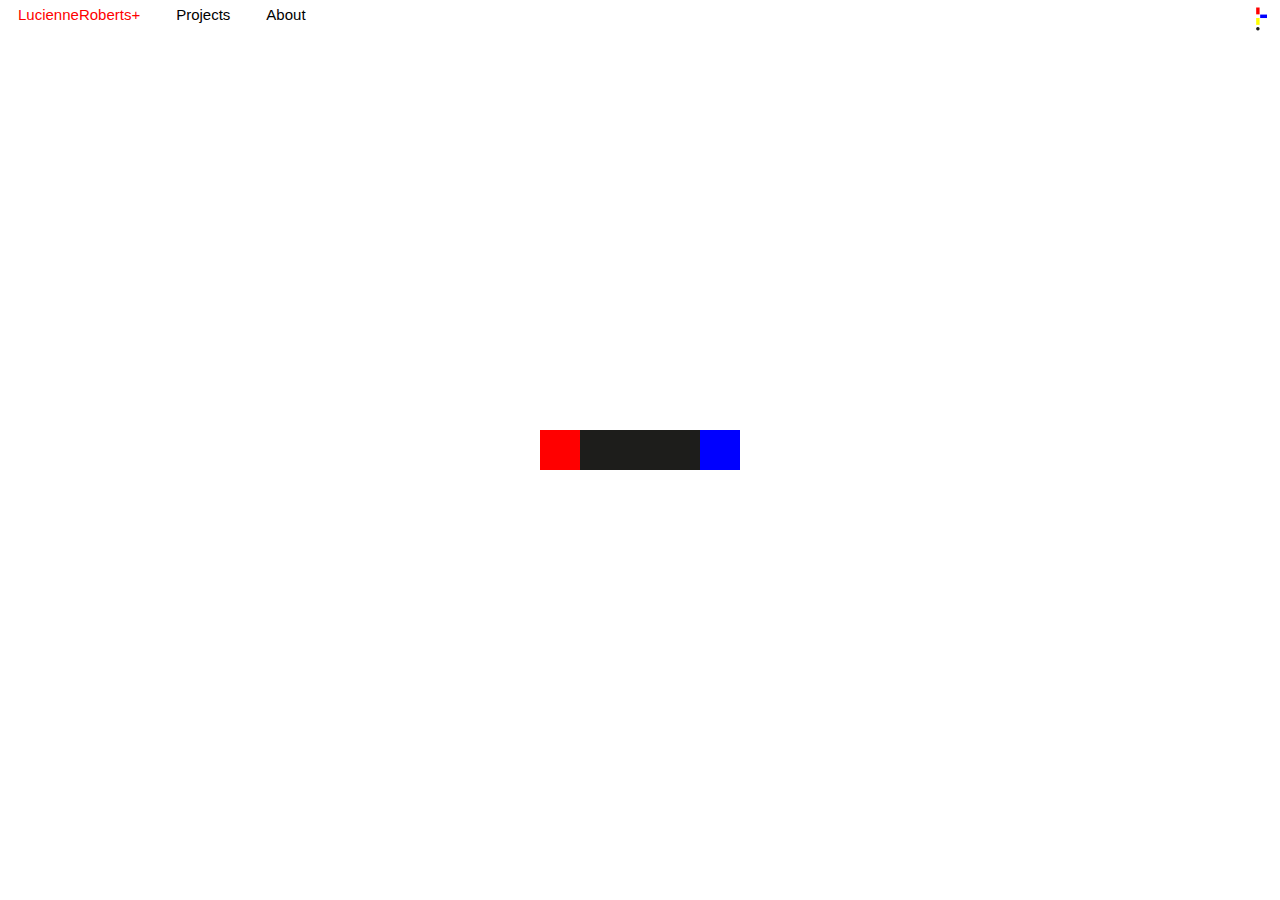
<file: index.htm>
<!DOCTYPE html>
<html>
<head>
<meta name="viewport" content="width=device-width, initial-scale=1">
<link rel="stylesheet" href="reset.css" />
<link rel="stylesheet" href="style.css" />
<title>LucienneRoberts+</title>
</head>
<body>

<header>
	<nav>
		<h1><a href="index.htm" rel="home">LucienneRoberts+</a></h1>
		<ul id="menu">
			<li><a href="">Projects</a></li>
			<li><a href="about.htm">About</a></li>
		</ul>
	</nav>
</header>

<section class="plus-animation">
	<a href="2.htm">
	<p></p>
  	</a>
</section>

</body>
</html>
</file>
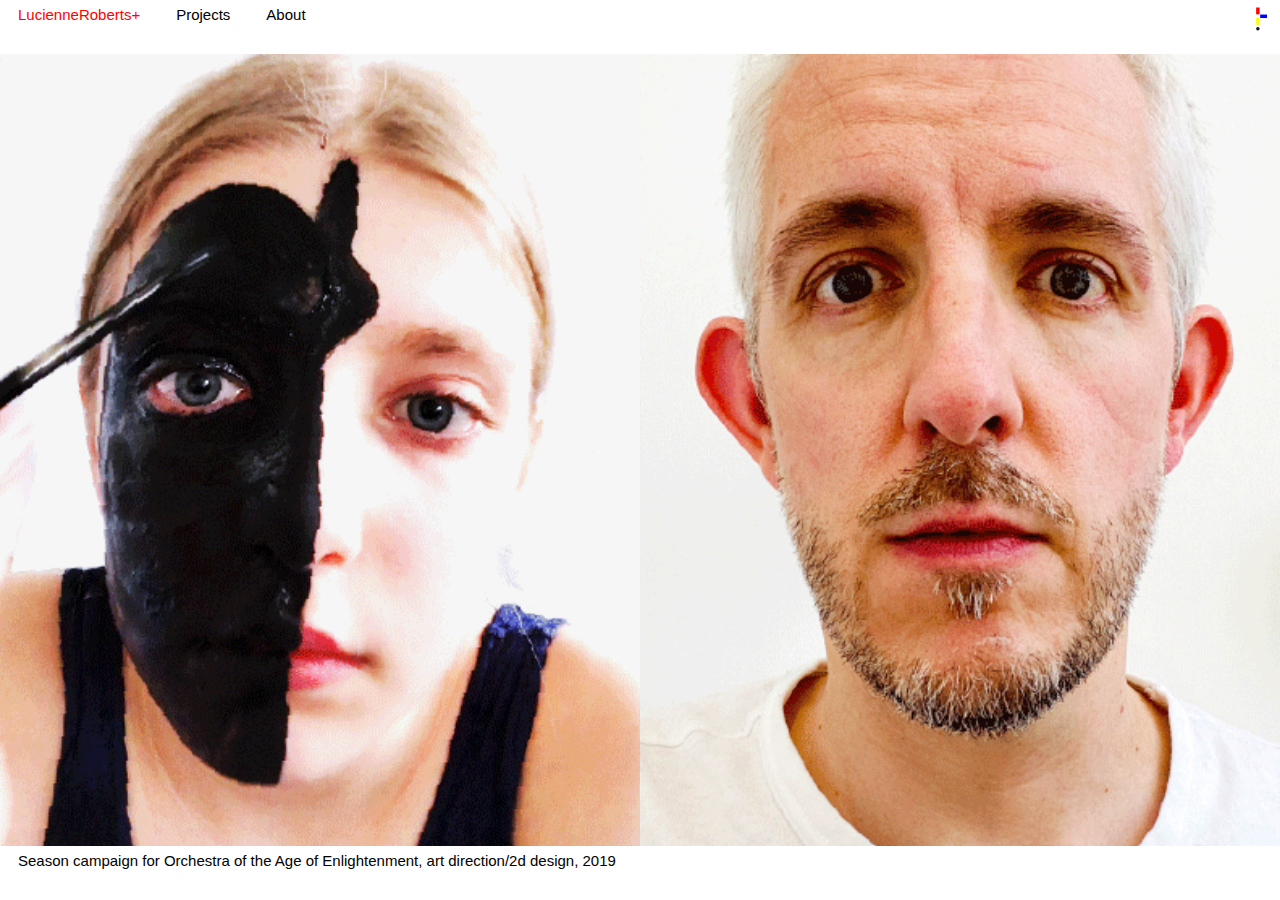
<file: 2.htm>
<!DOCTYPE html>
<html>
<head>
<meta name="viewport" content="width=device-width, initial-scale=1">
<link rel="stylesheet" href="reset.css" />
<link rel="stylesheet" href="style.css" />
<title>LucienneRoberts+</title>
</head>
<body>

<header>
	<nav>
		<h1><a href="index.htm" rel="home">LucienneRoberts+</a></h1>
		<ul id="menu">
			<li><a href="">Projects</a></li>
			<li><a href="about.htm">About</a></li>
		</ul>
	</nav>
</header>

<section class="two">
	<a href="3.htm">
		<img src="test-090520-katy.gif" alt="">
		<img src="test-090520-david.gif" alt="">
		<div>
  			<p>Season campaign for Orchestra of the Age of Enlightenment, art direction/2d design, 2019</p>
  		</div>
  	</a>
</section>

</body>
</html>
</file>
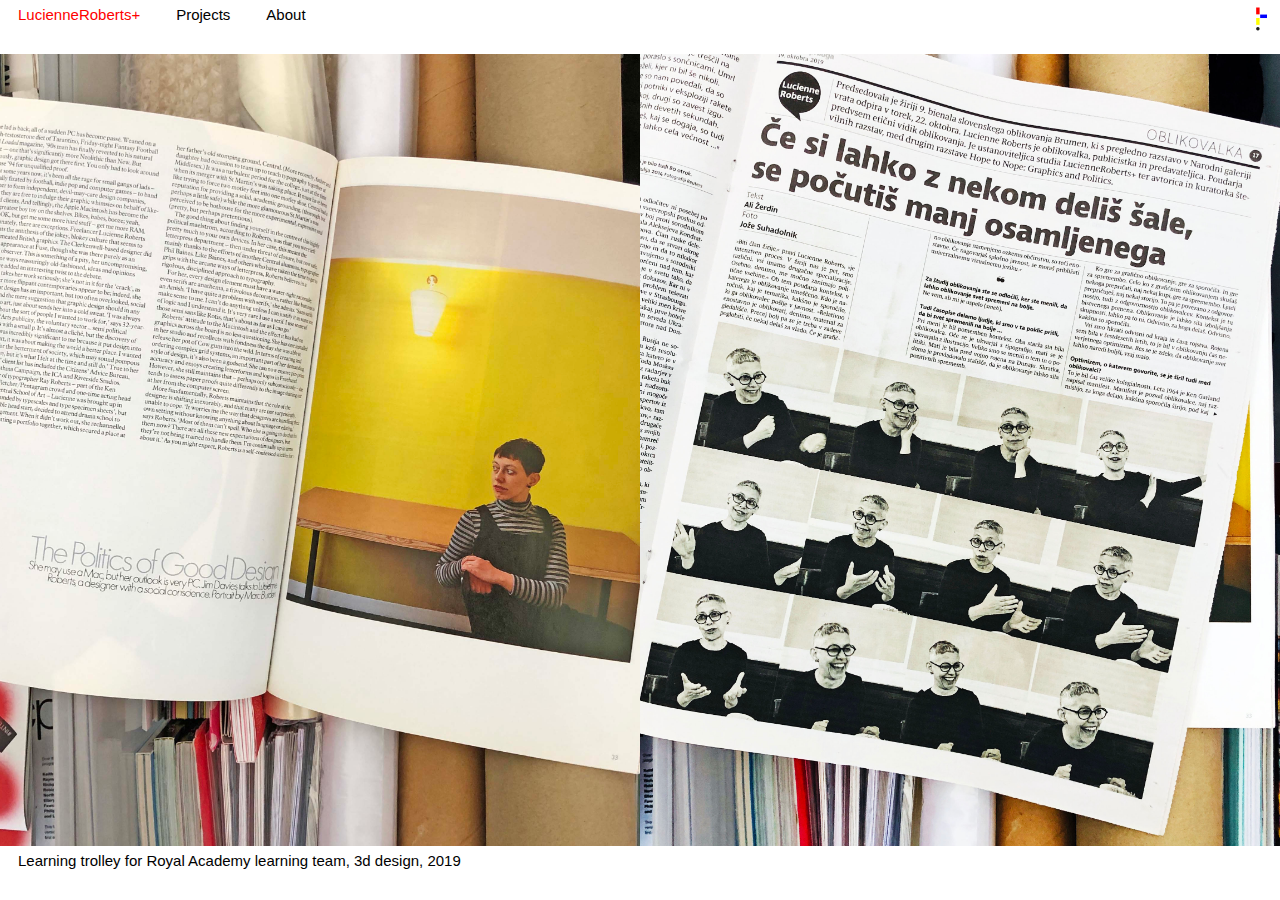
<file: 4.htm>
<!DOCTYPE html>
<html>
<head>
<meta name="viewport" content="width=device-width, initial-scale=1">
<link rel="stylesheet" href="reset.css" />
<link rel="stylesheet" href="style.css" />
<title>LucienneRoberts+</title>
</head>
<body>

<header>
	<nav>
		<h1><a href="index.htm" rel="home">LucienneRoberts+</a></h1>
		<ul id="menu">
			<li><a href="">Projects</a></li>
			<li><a href="about.htm">About</a></li>
		</ul>
	</nav>
</header>

<section class="two">
	<a href="5.htm">
		<img src="IMG_2961.jpg" alt="">
		<img src="IMG_2957.jpg" alt="">
		<div>
  			<p>Learning trolley for Royal Academy learning team, 3d design, 2019</p>
  		</div>
  	</a>
</section>

</body>
</html>
</file>
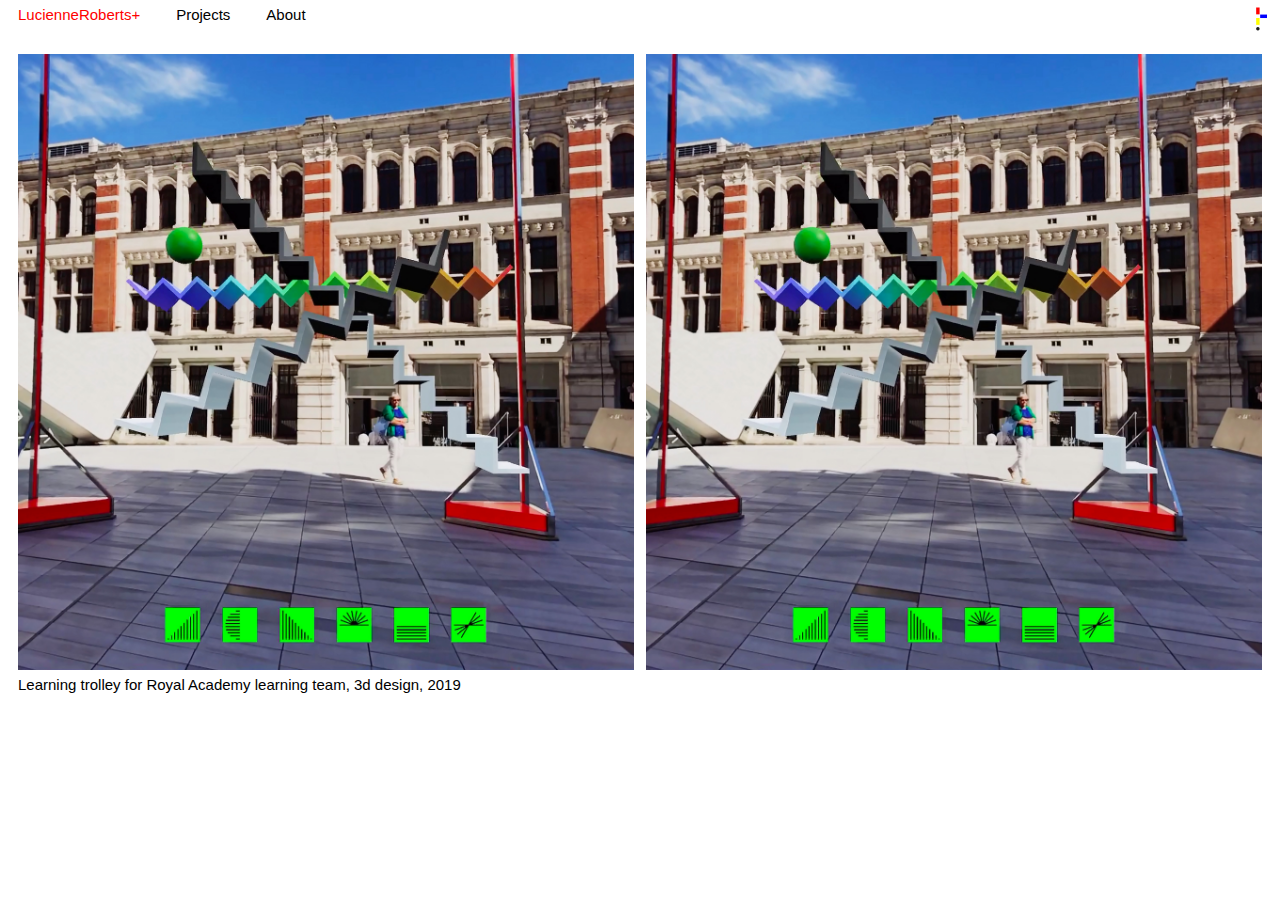
<file: 5-alt.htm>
<!DOCTYPE html>
<html>
<head>
<meta name="viewport" content="width=device-width, initial-scale=1">
<link rel="stylesheet" href="reset.css" />
<link rel="stylesheet" href="style-alt.css" />
<title>LucienneRoberts+</title>
</head>
<body>

<header>
	<nav>
		<h1><a href="index.htm" rel="home">LucienneRoberts+</a></h1>
		<ul id="menu">
			<li><a href="">Projects</a></li>
			<li><a href="about.htm">About</a></li>
		</ul>
	</nav>
</header>

<article class="two frame">
	<a href="6.htm">
			<div class="image">
				<img src="non-pavilion.jpg" alt="" />
			</div>
			<div class="image">
				<img src="non-pavilion.jpg" alt="" />
			</div>
 		<div class="text">
  			<p>Learning trolley for Royal Academy learning team, 3d design, 2019</p>
		</div>
 	</a>
</article>

</body>
</html>
</file>
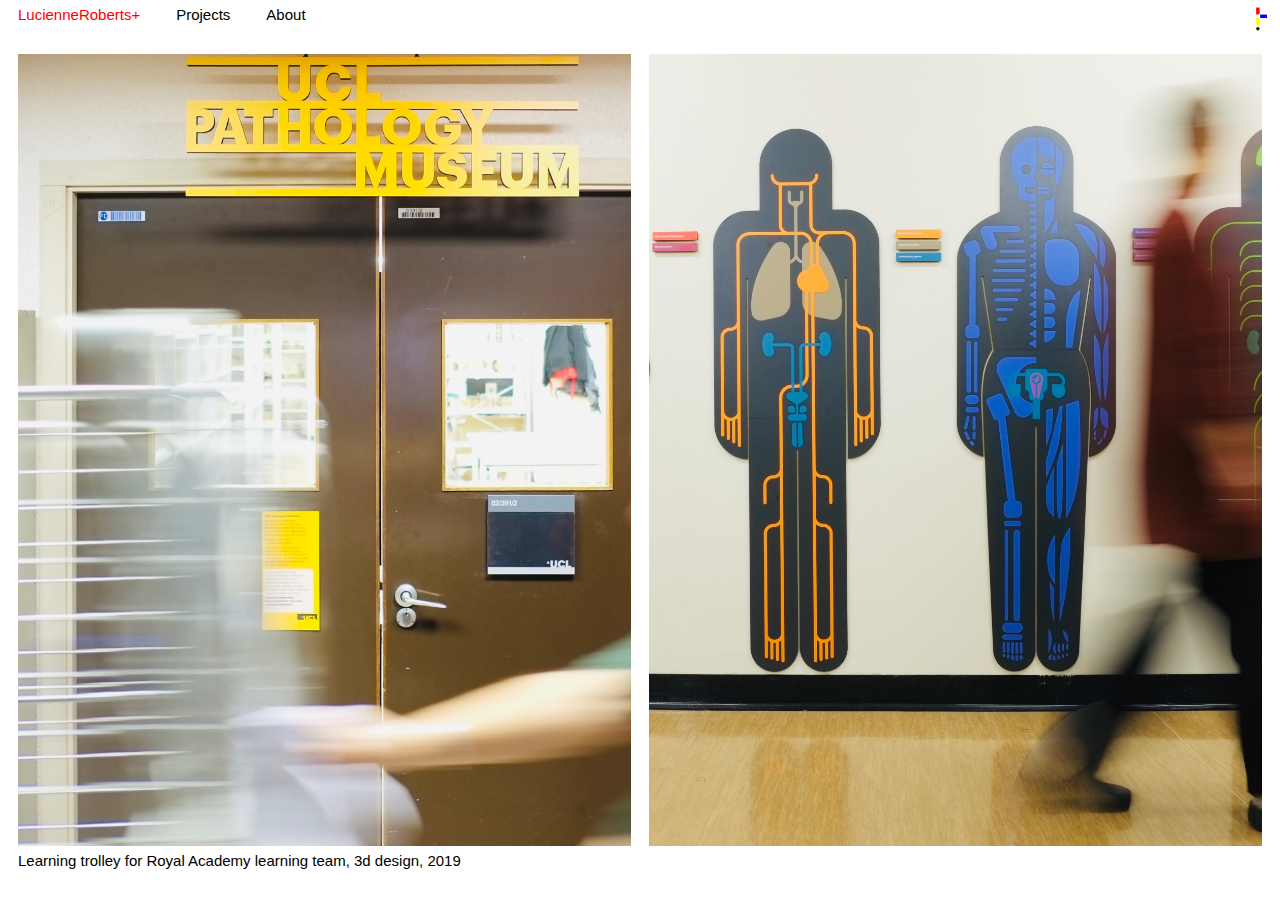
<file: 5.htm>
<!DOCTYPE html>
<html>
<head>
<meta name="viewport" content="width=device-width, initial-scale=1">
<link rel="stylesheet" href="reset.css" />
<link rel="stylesheet" href="style.css" />
<title>LucienneRoberts+</title>
</head>
<body>

<header>
	<nav>
		<h1><a href="index.htm" rel="home">LucienneRoberts+</a></h1>
		<ul id="menu">
			<li><a href="">Projects</a></li>
			<li><a href="about.htm">About</a></li>
		</ul>
	</nav>
</header>

<section class="two frame">
	<a href="6.htm">
		<img src="DSCF1100.JPG" alt="">
		<img src="DSCF1060.JPG" alt="">
		<div>
  			<p>Learning trolley for Royal Academy learning team, 3d design, 2019</p>
  		</div>
  	</a>
</section>

</body>
</html>
</file>
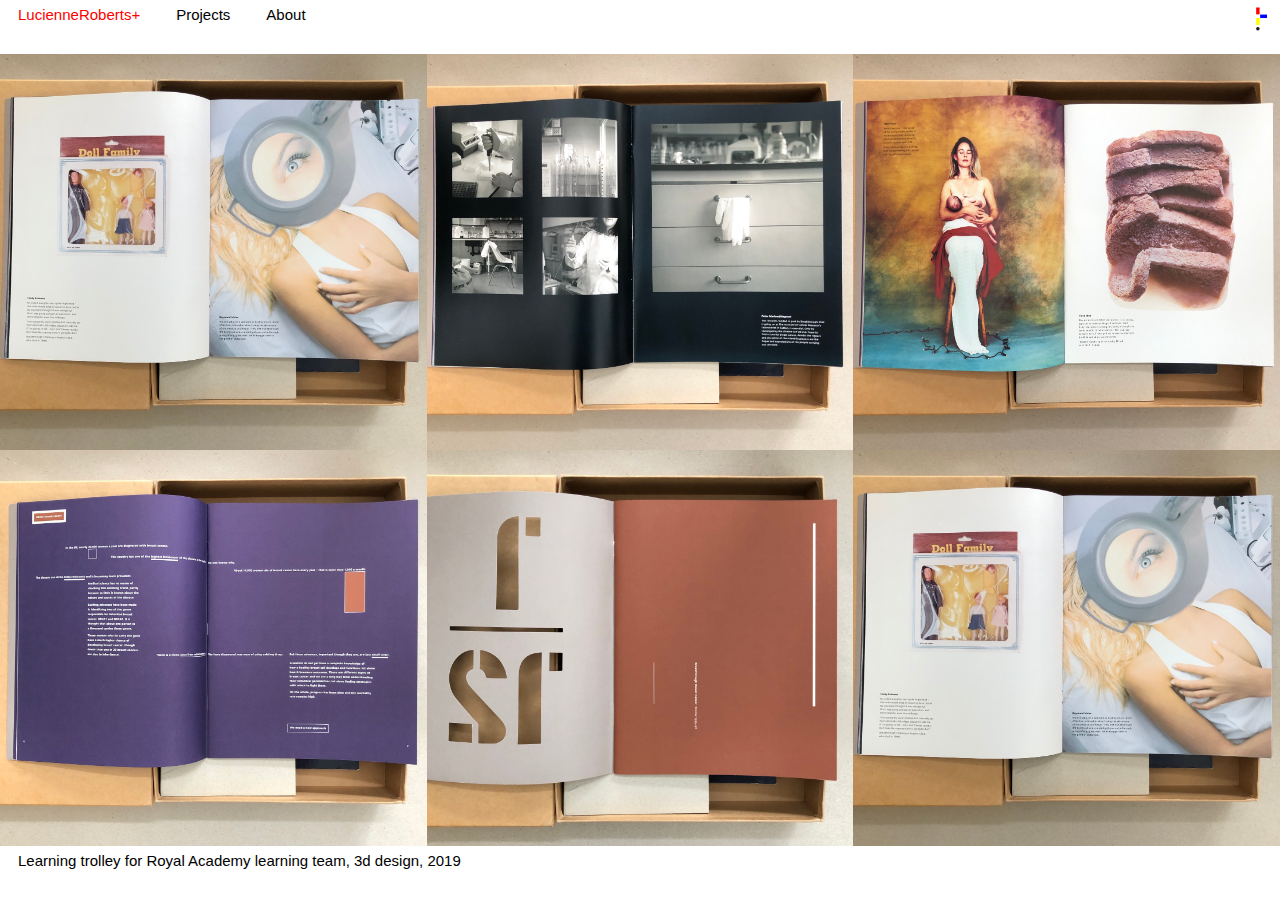
<file: 6.htm>
<!DOCTYPE html>
<html>
<head>
<meta name="viewport" content="width=device-width, initial-scale=1">
<link rel="stylesheet" href="reset.css" />
<link rel="stylesheet" href="style.css" />
<title>LucienneRoberts+</title>
</head>
<body>

<header>
	<nav>
		<h1><a href="index.htm" rel="home">LucienneRoberts+</a></h1>
		<ul id="menu">
			<li><a href="">Projects</a></li>
			<li><a href="about.htm">About</a></li>
		</ul>
	</nav>
</header>

<section class="six">
	<a href="7.htm">
		<img src="IMG_2041.JPEG" alt="">
		<img src="IMG_2043.JPEG" alt="">
		<img src="IMG_2046.JPEG" alt="">
		<img src="IMG_2047.JPEG" alt="">
		<img src="IMG_2050.JPEG" alt="">
		<img src="IMG_2041.JPEG" alt="">
		<div>
  			<p>Learning trolley for Royal Academy learning team, 3d design, 2019</p>
  		</div>
  	</a>
</section>

</body>
</html>
</file>
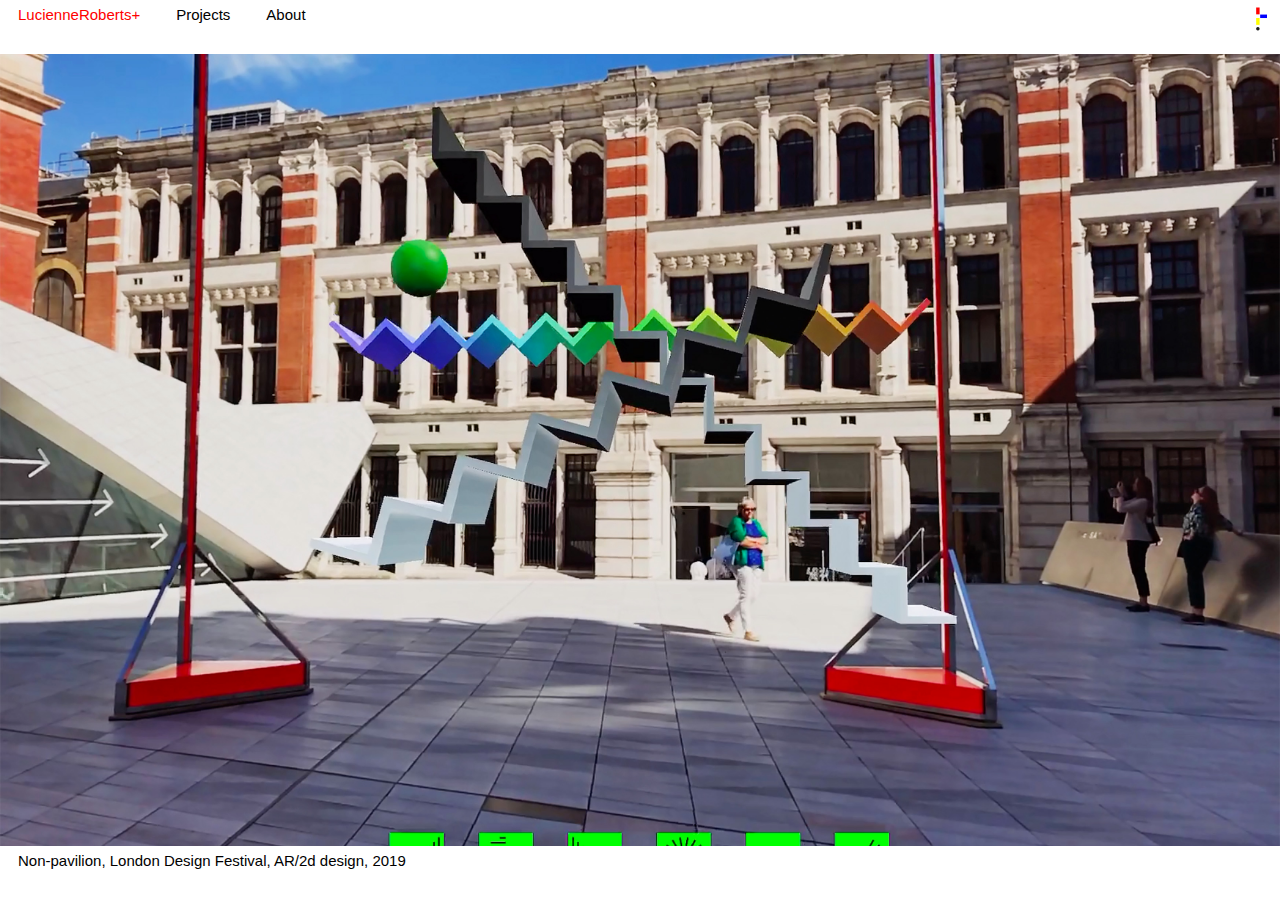
<file: 7.htm>
<!DOCTYPE html>
<html>
<head>
<meta name="viewport" content="width=device-width, initial-scale=1">
<link rel="stylesheet" href="reset.css" />
<link rel="stylesheet" href="style.css" />
<title>LucienneRoberts+</title>
</head>
<body>

<header>
	<nav>
		<h1><a href="index.htm" rel="home">LucienneRoberts+</a></h1>
		<ul id="menu">
			<li><a href="">Projects</a></li>
			<li><a href="about.htm">About</a></li>
		</ul>
	</nav>
</header>

<section>
	<a href="index.htm">
		<img src="non-pavilion.jpg" alt="">
		<div>
  			<p>Non-pavilion, London Design Festival, AR/2d design, 2019</p>
  		</div>
  	</a>
</section>

</body>
</html>
</file>
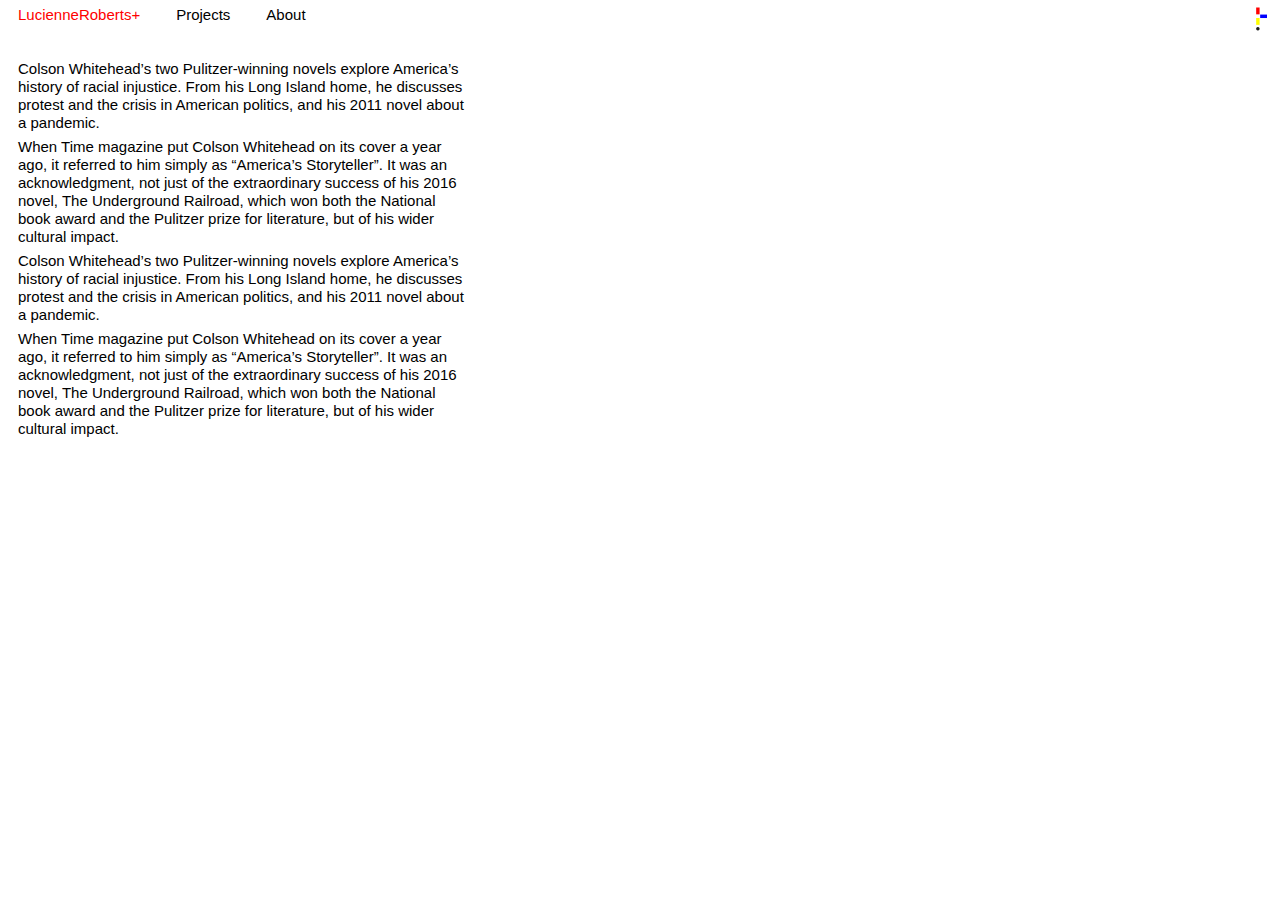
<file: about.htm>
<!DOCTYPE html>
<html>
<head>
<meta name="viewport" content="width=device-width, initial-scale=1">
<link rel="stylesheet" href="reset.css" />
<link rel="stylesheet" href="style.css" />
<title>LucienneRoberts+</title>
</head>
<body>

<header>
	<nav>
		<h1><a href="index.htm" rel="home">LucienneRoberts+</a></h1>
		<ul id="menu">
			<li><a href="">Projects</a></li>
			<li><a href="about.htm">About</a></li>
		</ul>
	</nav>
</header>

<section class="text">
	<p>Colson Whitehead’s two Pulitzer-winning novels explore America’s history of racial injustice. From his Long Island home, he discusses protest and the crisis in American politics, and his 2011 novel about a pandemic.</p>
	<p>When Time magazine put Colson Whitehead on its cover a year ago, it referred to him simply as “America’s Storyteller”. It was an acknowledgment, not just of the extraordinary success of his 2016 novel, The Underground Railroad, which won both the National book award and the Pulitzer prize for literature, but of his wider cultural impact.</p>
	<p>Colson Whitehead’s two Pulitzer-winning novels explore America’s history of racial injustice. From his Long Island home, he discusses protest and the crisis in American politics, and his 2011 novel about a pandemic.</p>
	<p>When Time magazine put Colson Whitehead on its cover a year ago, it referred to him simply as “America’s Storyteller”. It was an acknowledgment, not just of the extraordinary success of his 2016 novel, The Underground Railroad, which won both the National book award and the Pulitzer prize for literature, but of his wider cultural impact.</p>
</section>

</body>
</html>
</file>
<file: style.css>
body, html {
  height: 100%;
}

h1, p, li {
  font: 15px/18px "NewRailAlphabet-Medium", Helvetica, Arial, sans-serif;
  color: black;
	-webkit-text-size-adjust:none;
	-ms-text-size-adjust:none;
	-moz-text-size-adjust:none;
	text-size-adjust:none;
}

nav h1 a, nav li a {
	display: block;
	float: left;
	padding-top: 6px;
	padding-right: 18px;
	padding-left: 18px;
	color: black;
	text-decoration: none;
}

nav h1 a:hover, nav li a:hover {
	color: red;
}

nav {
	position: absolute;
	z-index: 2;
	width: 100%;
	height: 54px;
	background-color: white;
	background-image: url("plus.png");
	background-size: 25px 54px;
	background-position: right;
	background-repeat: no-repeat;
}

section {
	position: absolute;
	top: 54px;
	bottom: 54px;
	width: 100%;
	height: auto;
}

section img {
	position: relative;
	z-index: 1;
	height: 100%;
	width: 100%;
	object-fit: cover;
	overflow: hidden;
}

.frame img {
	margin-right: 9px;
	margin-left: 18px;
}

.frame img+img {
	margin-right: 18px;
	margin-left: 9px;
}

section.two img {
	float: left;
	width: 50%;
}

section.two.frame img {
	width: calc(50% - 27px);
}

section.six img {
	float: left;
	width: 33.333333%;
	width: calc(100% / 3);
	height: 50%;
}

/* extra small devices (phones, 600px and down) */
@media only screen and (orientation: portrait) {
	section.two img {width: 100%;height: 50%;}
	section.six img {width: 50%;height: 33.333333%;height: calc(100% / 3);}
	.frame img {margin-right: 18px;margin-left: 18px;margin-bottom: 9px;}
	.frame img+img {margin-top: 9px;margin-right: 18px;margin-bottom: 0;margin-left: 18px;}
	section.two.frame img {width: calc(100% - 36px);height: calc(50% - 9px);}
}
@media only screen and (max-width: 575.98px) {
	nav li a {display: none;}
}

section div {
	position: absolute;
	bottom: -54px;
	width: 100%;
	height: 54px;
	background-color: white;
}

section div p {
	padding-top: 6px;
	padding-right: 18px;
	padding-left: 18px;
	color: black;
}

section.text p {
	margin-top: 6px;
	padding-right: 18px;
	padding-left: 18px;
	max-width: 450px;
	color: black;
}

section.text p+p {
	margin-top: 0;
	padding-top: 6px;
}

section {
	position: absolute;
	top: 54px;
	bottom: 54px;
	width: 100%;
	height: auto;
}

section.plus-animation a {
	position: absolute;
	top: 54px;
	bottom: 54px;
	width: 100%;
	height: auto;
	background-color: white;
	background-image: url("plus-animation.gif");
	background-size: 300px 300px;
	background-position: center;
	background-repeat: no-repeat;
}
</file>
<file: style-alt.css>
body, html {
	height: 100%;
}

h1, p, li {
	font-size: 15px;
	line-height: 18px;
	font-family: "NewRailAlphabet-Medium", Helvetica, Arial, sans-serif;
	color: black;
	-webkit-text-size-adjust:none;
	-ms-text-size-adjust:none;
	-moz-text-size-adjust:none;
	text-size-adjust:none;
}

h1 a, p a, li a, article a {
	color: black;
	text-decoration: none;
}

h1 a:hover, p a:hover, li a:hover {
	color: red;
}

nav h1 a, nav li a {
	display: block;
	float: left;
	padding-top: 6px;
	padding-right: 18px;
	padding-left: 18px;
}

nav {
	position: absolute;
	width: 100%;
	height: 54px;
	background-image: url(plus.png);
	background-position: top right;
	background-size: 25px 54px;
	background-repeat: no-repeat;
	background-color: white;
}

article {
	position: relative;
	top: 54px;
}

article.frame {
	margin-left: 18px;
	margin-right: 18px;
}

article div.image {
	position: relative;
	width: 100%;
	padding-top: 100%;
}

article div.image+div.image {
	margin-top: 12px;
}

@media only screen and (orientation: landscape) {
	article div.image {float: left;width: calc(50% - 6px);padding-top: calc(50% - 6px);}
	article div.image+div.image {margin-top: 0;margin-left: 12px;}
}

article div.image img {
	position: absolute;
	top: 0;
	width: 100%;
	height: 100%;
	object-fit: cover;
	overflow: hidden;
}

article div.text {
	clear: both;
	height: 54px;
}

article div.text p {
	padding-top: 6px;
	color: black;
}





/** 
.test {
    height: 100%;
    height: -webkit-calc(100% - 60px);
    height: -moz-calc(100% - 60px);
    height: calc(100% - 60px);
height: ~calc(100% - 60px);
}


/** 

.frame img {
	margin-right: 6px;
	margin-left: 18px;
}

.frame img+img {
	margin-right: 18px;
	margin-left: 6px;
}

section.two img {
	float: left;
	width: 50%;
}

section.two.frame img {
	width: calc(50% - 24px);
}

section.six img {
	float: left;
	width: 33.333333%;
	width: calc(100% / 3);
	height: 50%;
}

@media only screen and (orientation: portrait) {
	section.two img {width: 100%;height: 50%;}
	section.six img {width: 50%;height: 33.333333%;height: calc(100% / 3);}
	.frame img {margin-right: 18px;margin-left: 18px;margin-bottom: 6px;}
	.frame img+img {margin-top: 6px;margin-right: 18px;margin-bottom: 0;margin-left: 18px;}
	section.two.frame div.image {width: 100%;padding-top: 100%;background: red;}
	section.two.frame div.image img {width: 100%;height 100%;margin: 0;}
}
@media only screen and (max-width: 575.98px) {
	nav li a {display: none;}
}

section div.text {
	position: absolute;
	bottom: -54px;
	width: 100%;
	height: 54px;
	background-color: white;
}

section div.text p {
	padding-top: 6px;
	padding-right: 18px;
	padding-left: 18px;
	color: black;
}

section.text p {
	margin-top: 6px;
	padding-right: 18px;
	padding-left: 18px;
	max-width: 450px;
	color: black;
}

section.text p+p {
	margin-top: 0;
	padding-top: 6px;
}

section {
	position: absolute;
	top: 54px;
	bottom: 54px;
	width: 100%;
	height: auto;
}

section.plus-animation a {
	position: absolute;
	top: 54px;
	bottom: 54px;
	width: 100%;
	height: auto;
	background-color: white;
	background-image: url("plus-animation.gif");
	background-size: 300px 300px;
	background-position: center;
	background-repeat: no-repeat;
}
</file>
